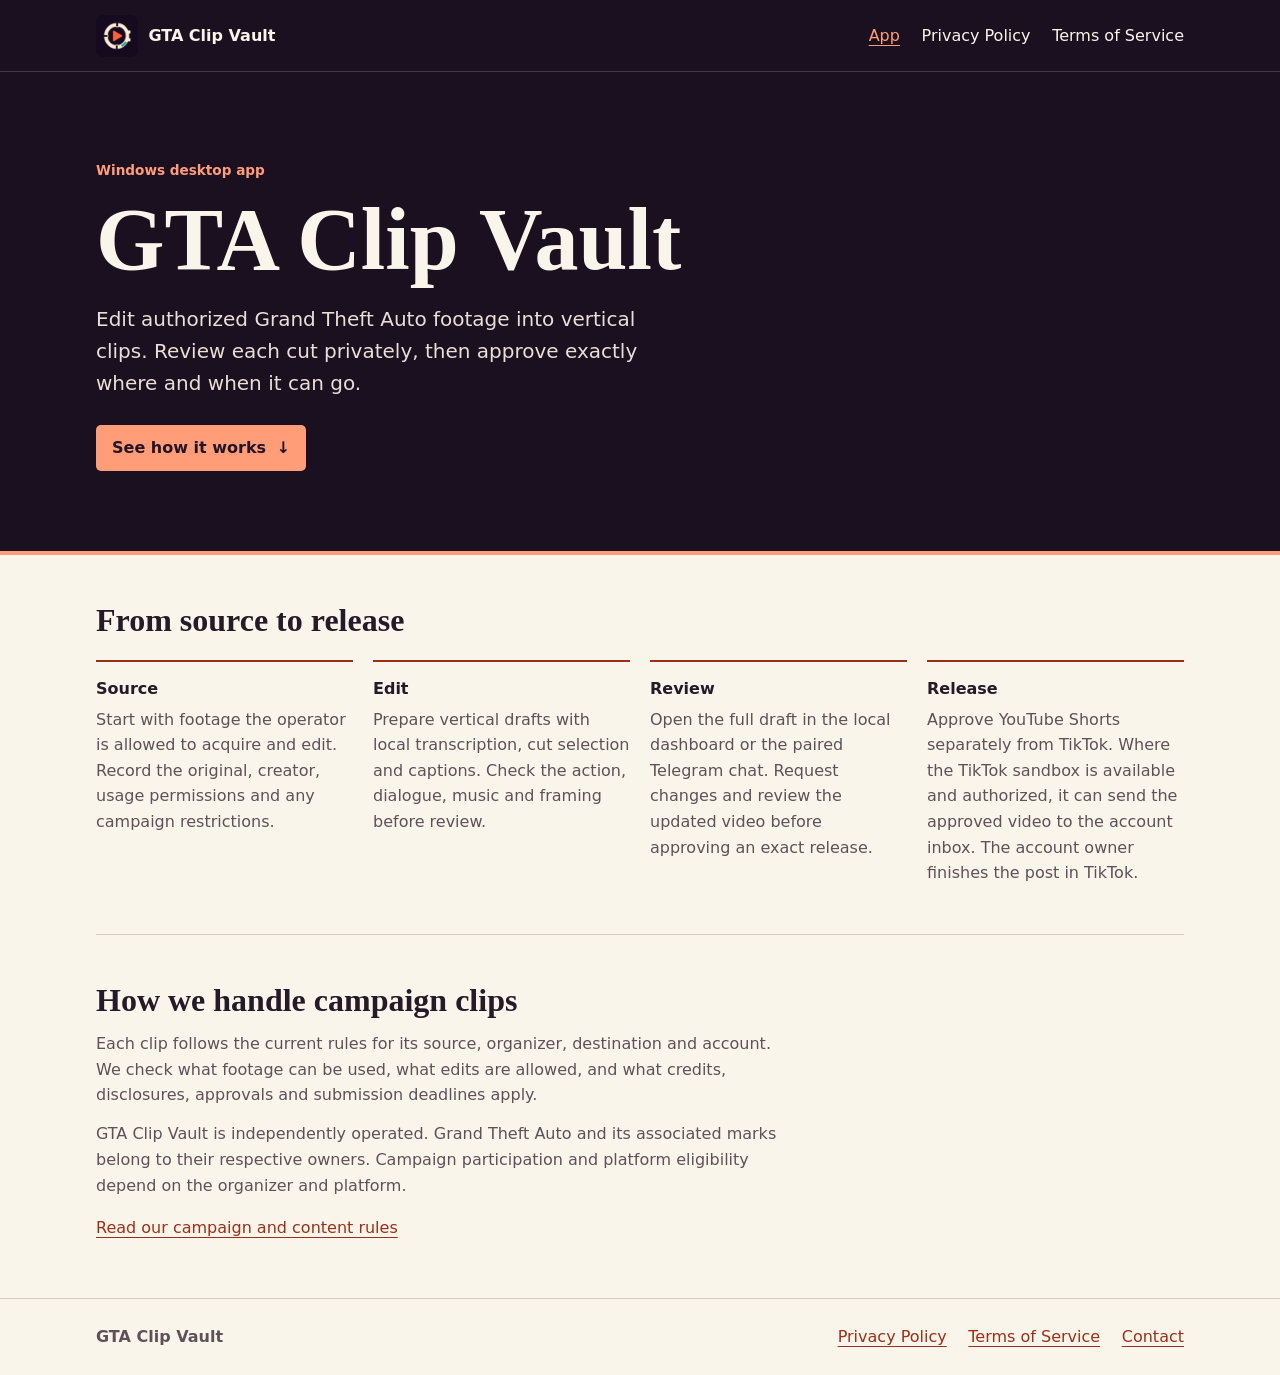
<file: index.html>
<!doctype html>
<html lang="en">
<head>
  <meta charset="utf-8">
  <meta name="viewport" content="width=device-width, initial-scale=1">
  <meta name="description" content="GTA Clip Vault is a local Windows editing and release workflow for authorized Grand Theft Auto footage.">
  <title>GTA Clip Vault</title>
  <link rel="icon" href="logo.png" type="image/png">
  <link rel="stylesheet" href="site.css">
</head>
<body>
  <a class="skip" href="#main">Skip to content</a>
  <header class="header">
    <div class="container navigation">
      <a class="brand" href="./"><img src="logo.png" width="42" height="42" alt="">GTA Clip Vault</a>
      <nav aria-label="Main navigation">
        <a href="./" aria-current="page">App</a>
        <a href="privacy.html">Privacy Policy</a>
        <a href="terms.html">Terms of Service</a>
      </nav>
    </div>
  </header>
  <main id="main" tabindex="-1">
    <section class="hero" aria-labelledby="title">
      <div class="container">
        <p class="eyebrow">Windows desktop app</p>
        <h1 id="title">GTA Clip Vault</h1>
        <p class="lede">Edit authorized Grand Theft Auto footage into vertical clips. Review each cut privately, then approve exactly where and when it can go.</p>
        <a class="button" href="#workflow">See how it works <span aria-hidden="true">↓</span></a>
      </div>
    </section>
    <div class="container">
      <section class="section" id="workflow" aria-labelledby="workflow-title">
        <h2 id="workflow-title">From source to release</h2>
        <dl class="steps">
          <div><dt>Source</dt><dd>Start with footage the operator is allowed to acquire and edit. Record the original, creator, usage permissions and any campaign restrictions.</dd></div>
          <div><dt>Edit</dt><dd>Prepare vertical drafts with local transcription, cut selection and captions. Check the action, dialogue, music and framing before review.</dd></div>
          <div><dt>Review</dt><dd>Open the full draft in the local dashboard or the paired Telegram chat. Request changes and review the updated video before approving an exact release.</dd></div>
          <div><dt>Release</dt><dd>Approve YouTube Shorts separately from TikTok. Where the TikTok sandbox is available and authorized, it can send the approved video to the account inbox. The account owner finishes the post in TikTok.</dd></div>
        </dl>
      </section>
      <section class="section callout" aria-labelledby="rights-title">
        <h2 id="rights-title">How we handle campaign clips</h2>
        <p>Each clip follows the current rules for its source, organizer, destination and account. We check what footage can be used, what edits are allowed, and what credits, disclosures, approvals and submission deadlines apply.</p>
        <p>GTA Clip Vault is independently operated. Grand Theft Auto and its associated marks belong to their respective owners. Campaign participation and platform eligibility depend on the organizer and platform.</p>
        <a href="terms.html#campaigns">Read our campaign and content rules</a>
      </section>
    </div>
  </main>
  <footer class="footer">
    <div class="container navigation">
      <p>GTA Clip Vault</p>
      <nav aria-label="Footer navigation">
        <a href="privacy.html">Privacy Policy</a>
        <a href="terms.html">Terms of Service</a>
        <a href="privacy.html#contact">Contact</a>
      </nav>
    </div>
  </footer>
</body>
</html>
</file>
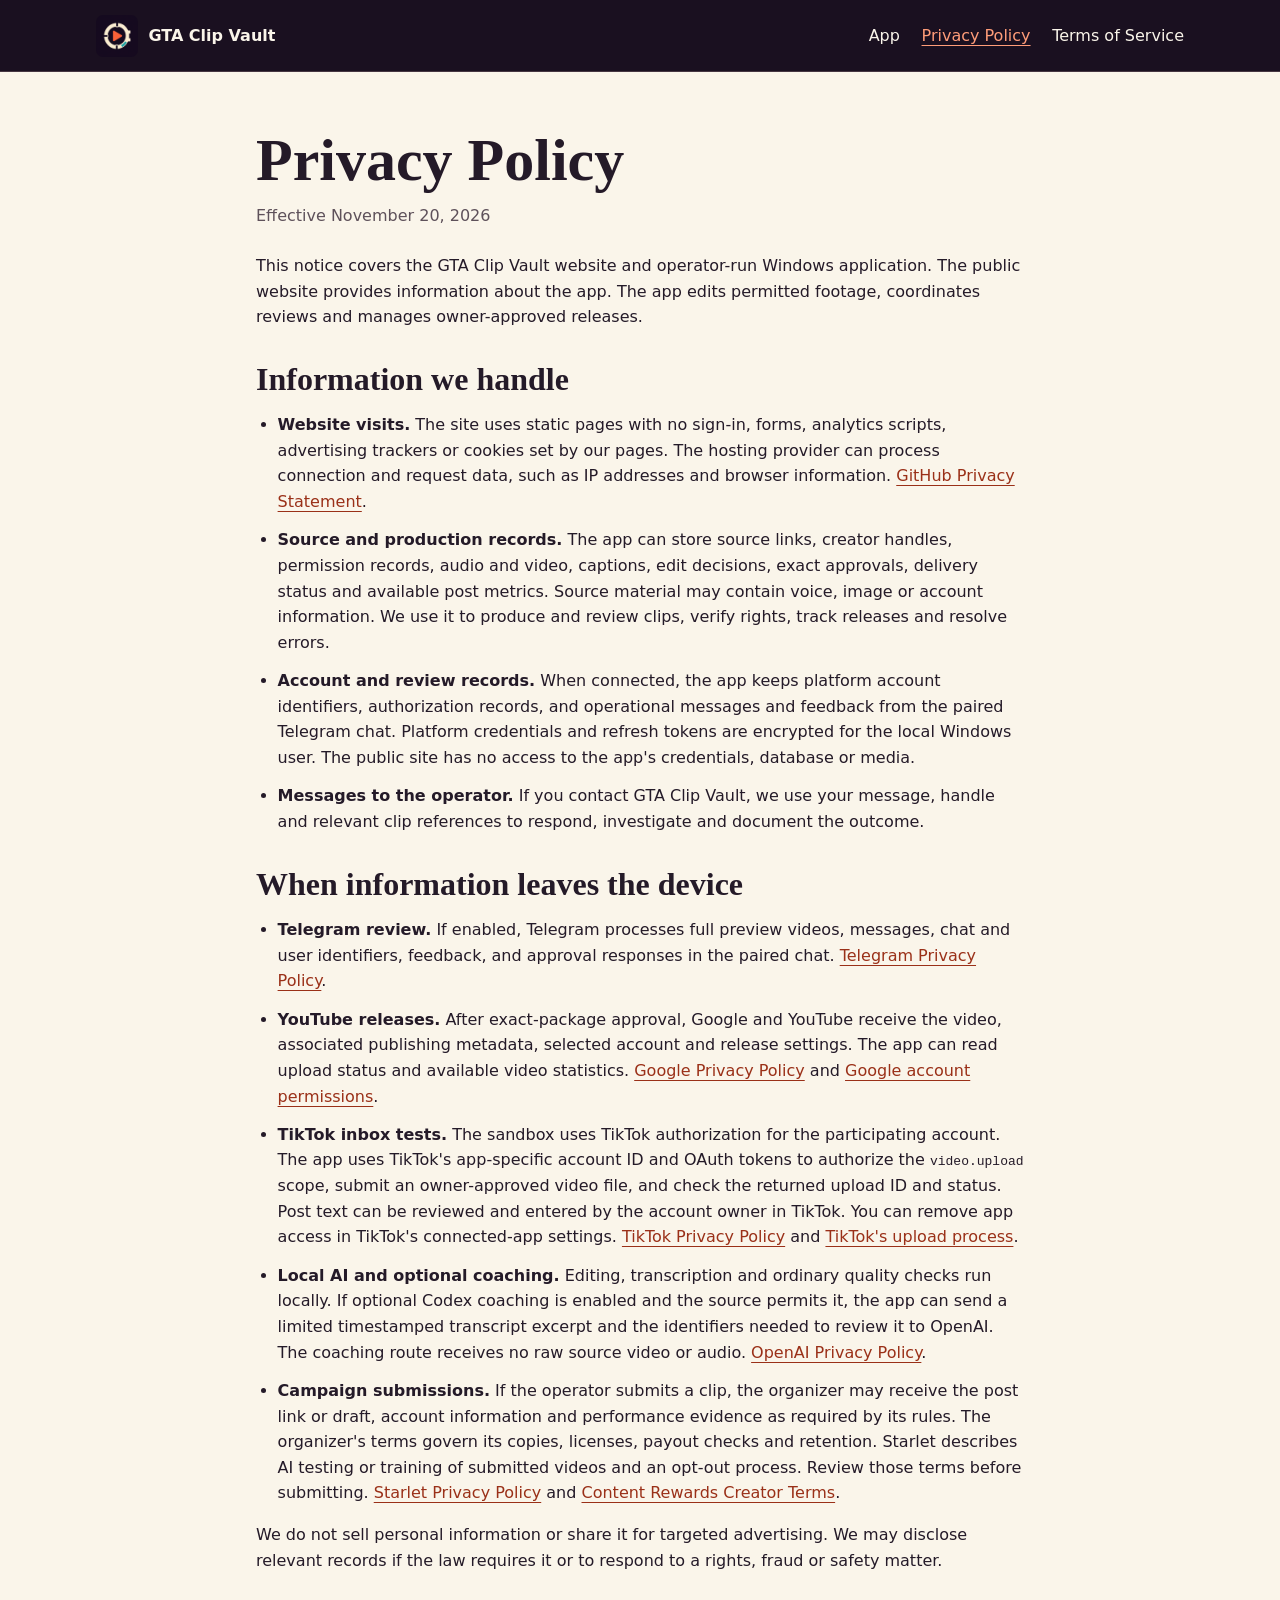
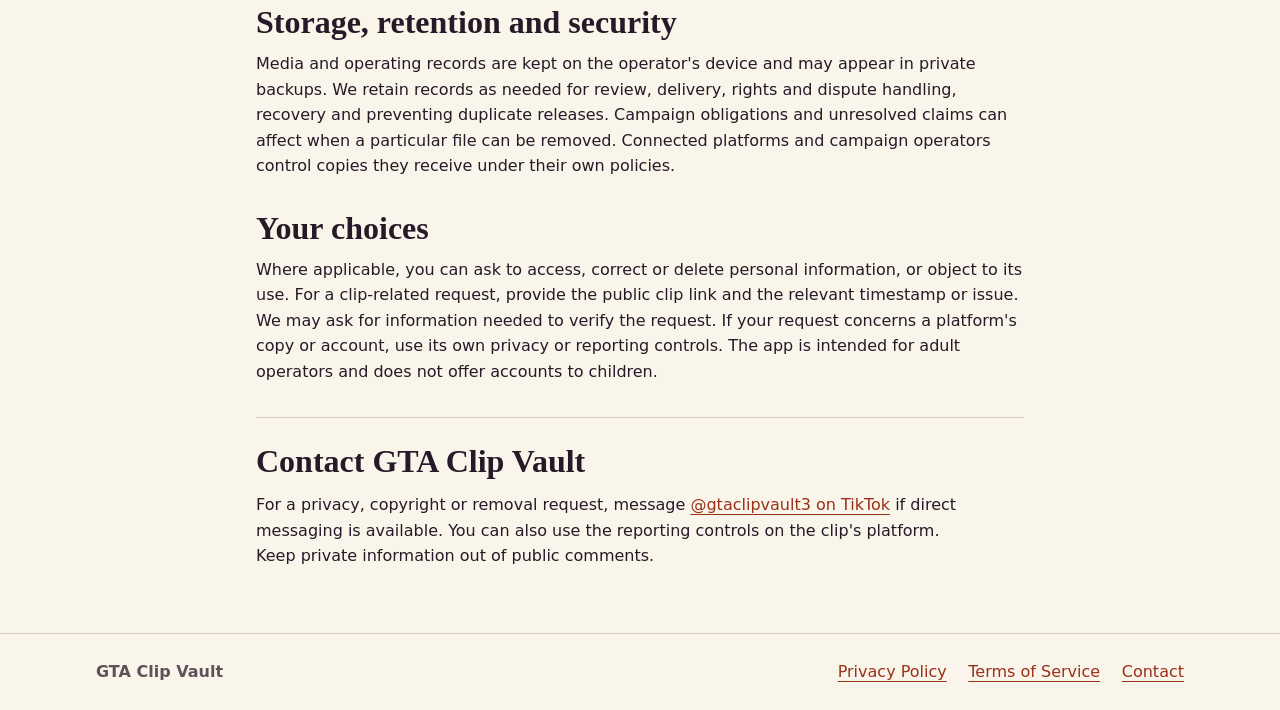
<file: privacy.html>
<!doctype html>
<html lang="en">
<head>
  <meta charset="utf-8">
  <meta name="viewport" content="width=device-width, initial-scale=1">
  <meta name="description" content="How GTA Clip Vault processes and shares information when editing, reviewing and releasing clips.">
  <title>Privacy Policy | GTA Clip Vault</title>
  <link rel="icon" href="logo.png" type="image/png">
  <link rel="stylesheet" href="site.css">
</head>
<body>
  <a class="skip" href="#main">Skip to content</a>
  <header class="header">
    <div class="container navigation">
      <a class="brand" href="./"><img src="logo.png" width="42" height="42" alt="">GTA Clip Vault</a>
      <nav aria-label="Main navigation">
        <a href="./">App</a>
        <a href="privacy.html" aria-current="page">Privacy Policy</a>
        <a href="terms.html">Terms of Service</a>
      </nav>
    </div>
  </header>
  <main id="main" class="container policy" tabindex="-1">
    <h1>Privacy Policy</h1>
    <p class="date">Effective November 20, 2026</p>
    <p>This notice covers the GTA Clip Vault website and operator-run Windows application. The public website provides information about the app. The app edits permitted footage, coordinates reviews and manages owner-approved releases.</p>
    <section aria-labelledby="information">
      <h2 id="information">Information we handle</h2>
      <ul>
        <li><strong>Website visits.</strong> The site uses static pages with no sign-in, forms, analytics scripts, advertising trackers or cookies set by our pages. The hosting provider can process connection and request data, such as IP addresses and browser information. <a href="https://docs.github.com/en/site-policy/privacy-policies/github-general-privacy-statement">GitHub Privacy Statement</a>.</li>
        <li><strong>Source and production records.</strong> The app can store source links, creator handles, permission records, audio and video, captions, edit decisions, exact approvals, delivery status and available post metrics. Source material may contain voice, image or account information. We use it to produce and review clips, verify rights, track releases and resolve errors.</li>
        <li><strong>Account and review records.</strong> When connected, the app keeps platform account identifiers, authorization records, and operational messages and feedback from the paired Telegram chat. Platform credentials and refresh tokens are encrypted for the local Windows user. The public site has no access to the app's credentials, database or media.</li>
        <li><strong>Messages to the operator.</strong> If you contact GTA Clip Vault, we use your message, handle and relevant clip references to respond, investigate and document the outcome.</li>
      </ul>
    </section>
    <section aria-labelledby="sharing">
      <h2 id="sharing">When information leaves the device</h2>
      <ul>
        <li><strong>Telegram review.</strong> If enabled, Telegram processes full preview videos, messages, chat and user identifiers, feedback, and approval responses in the paired chat. <a href="https://telegram.org/privacy">Telegram Privacy Policy</a>.</li>
        <li><strong>YouTube releases.</strong> After exact-package approval, Google and YouTube receive the video, associated publishing metadata, selected account and release settings. The app can read upload status and available video statistics. <a href="https://policies.google.com/privacy">Google Privacy Policy</a> and <a href="https://myaccount.google.com/permissions">Google account permissions</a>.</li>
        <li><strong>TikTok inbox tests.</strong> The sandbox uses TikTok authorization for the participating account. The app uses TikTok's app-specific account ID and OAuth tokens to authorize the <code>video.upload</code> scope, submit an owner-approved video file, and check the returned upload ID and status. Post text can be reviewed and entered by the account owner in TikTok. You can remove app access in TikTok's connected-app settings. <a href="https://www.tiktok.com/legal/page/us/privacy-policy/en">TikTok Privacy Policy</a> and <a href="https://developers.tiktok.com/docs/en/content-posting-api-get-started-upload-content">TikTok's upload process</a>.</li>
        <li><strong>Local AI and optional coaching.</strong> Editing, transcription and ordinary quality checks run locally. If optional Codex coaching is enabled and the source permits it, the app can send a limited timestamped transcript excerpt and the identifiers needed to review it to OpenAI. The coaching route receives no raw source video or audio. <a href="https://openai.com/policies/privacy-policy/">OpenAI Privacy Policy</a>.</li>
        <li><strong>Campaign submissions.</strong> If the operator submits a clip, the organizer may receive the post link or draft, account information and performance evidence as required by its rules. The organizer's terms govern its copies, licenses, payout checks and retention. Starlet describes AI testing or training of submitted videos and an opt-out process. Review those terms before submitting. <a href="https://starlet.gg/privacy">Starlet Privacy Policy</a> and <a href="https://contentrewards.com/terms">Content Rewards Creator Terms</a>.</li>
      </ul>
      <p>We do not sell personal information or share it for targeted advertising. We may disclose relevant records if the law requires it or to respond to a rights, fraud or safety matter.</p>
    </section>
    <section aria-labelledby="retention">
      <h2 id="retention">Storage, retention and security</h2>
      <p>Media and operating records are kept on the operator's device and may appear in private backups. We retain records as needed for review, delivery, rights and dispute handling, recovery and preventing duplicate releases. Campaign obligations and unresolved claims can affect when a particular file can be removed. Connected platforms and campaign operators control copies they receive under their own policies.</p>
    </section>
    <section aria-labelledby="choices">
      <h2 id="choices">Your choices</h2>
      <p>Where applicable, you can ask to access, correct or delete personal information, or object to its use. For a clip-related request, provide the public clip link and the relevant timestamp or issue. We may ask for information needed to verify the request. If your request concerns a platform's copy or account, use its own privacy or reporting controls. The app is intended for adult operators and does not offer accounts to children.</p>
    </section>
    <section aria-labelledby="contact" class="callout">
      <h2 id="contact">Contact GTA Clip Vault</h2>
      <p>For a privacy, copyright or removal request, message <a href="https://www.tiktok.com/@gtaclipvault3">@gtaclipvault3 on TikTok</a> if direct messaging is available. You can also use the reporting controls on the clip's platform. Keep private information out of public comments.</p>
    </section>
  </main>
  <footer class="footer">
    <div class="container navigation">
      <p>GTA Clip Vault</p>
      <nav aria-label="Footer navigation"><a href="privacy.html">Privacy Policy</a><a href="terms.html">Terms of Service</a><a href="#contact">Contact</a></nav>
    </div>
  </footer>
</body>
</html>
</file>
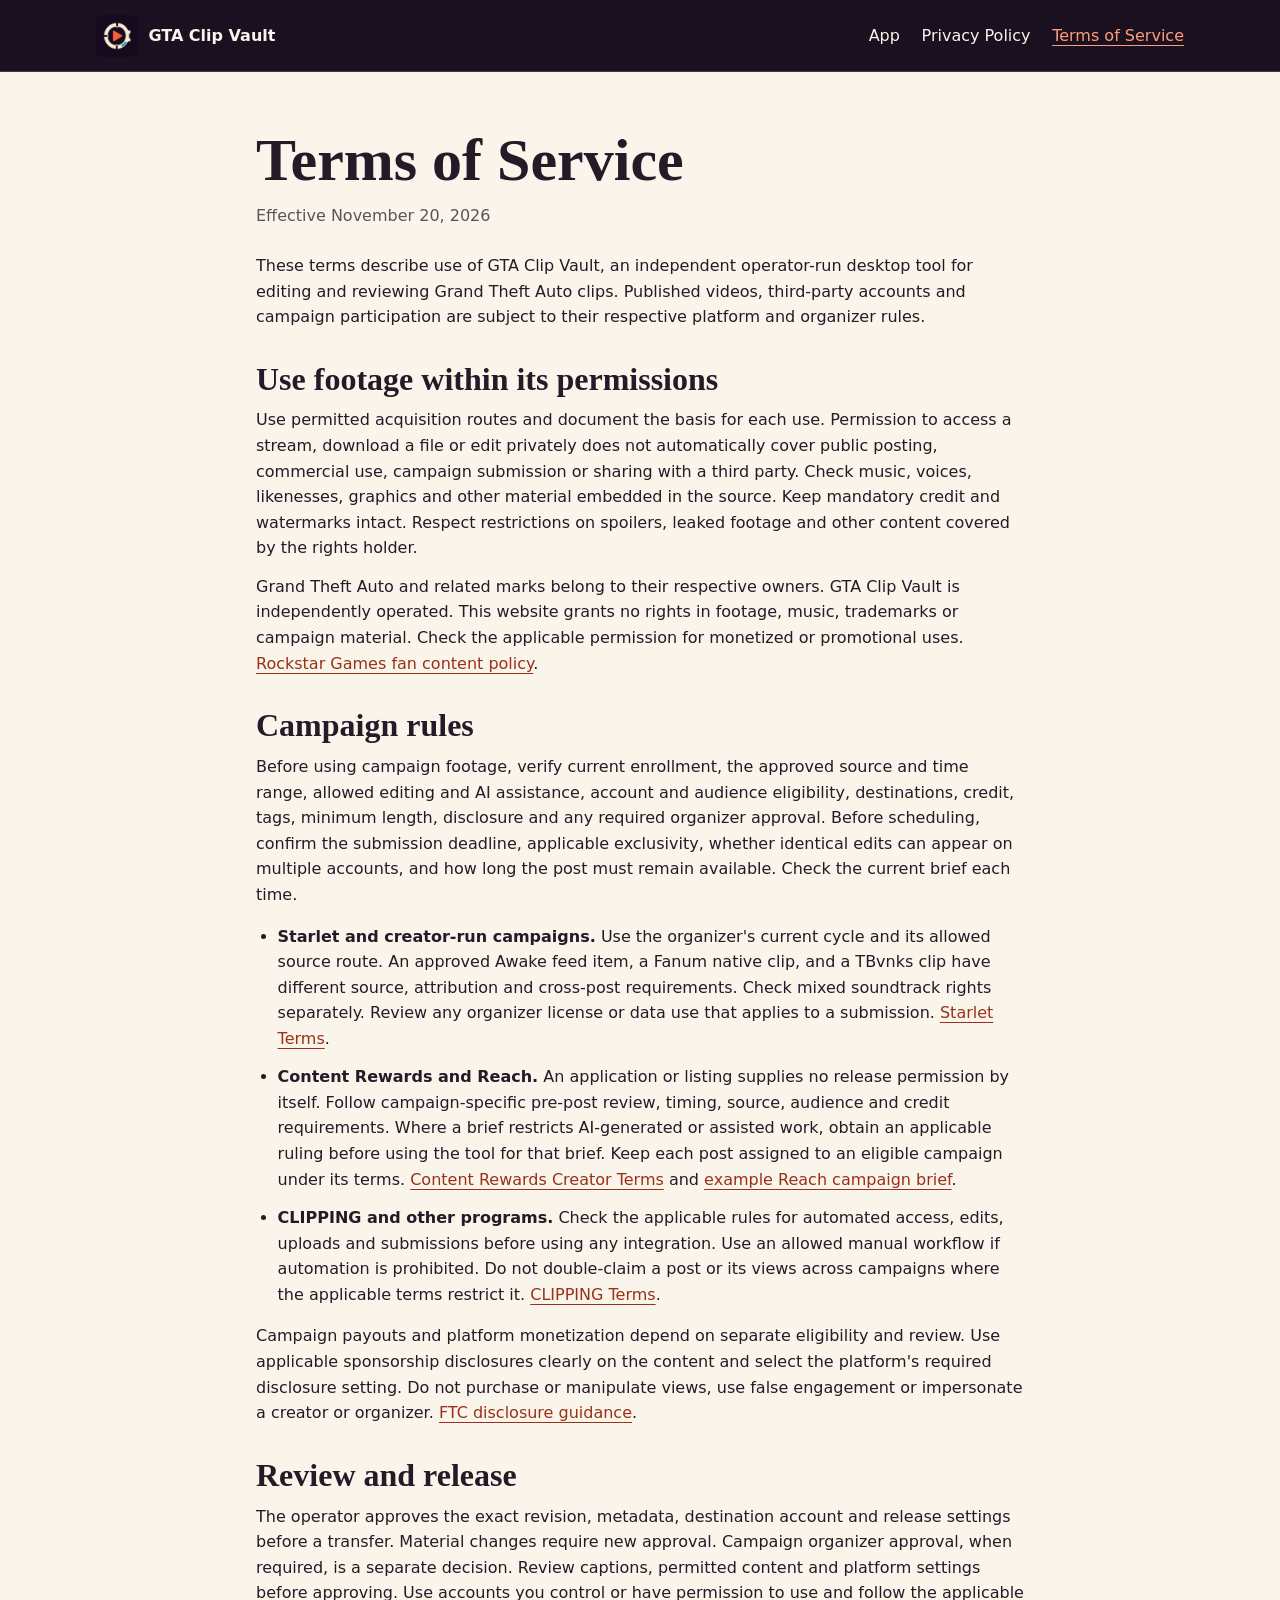
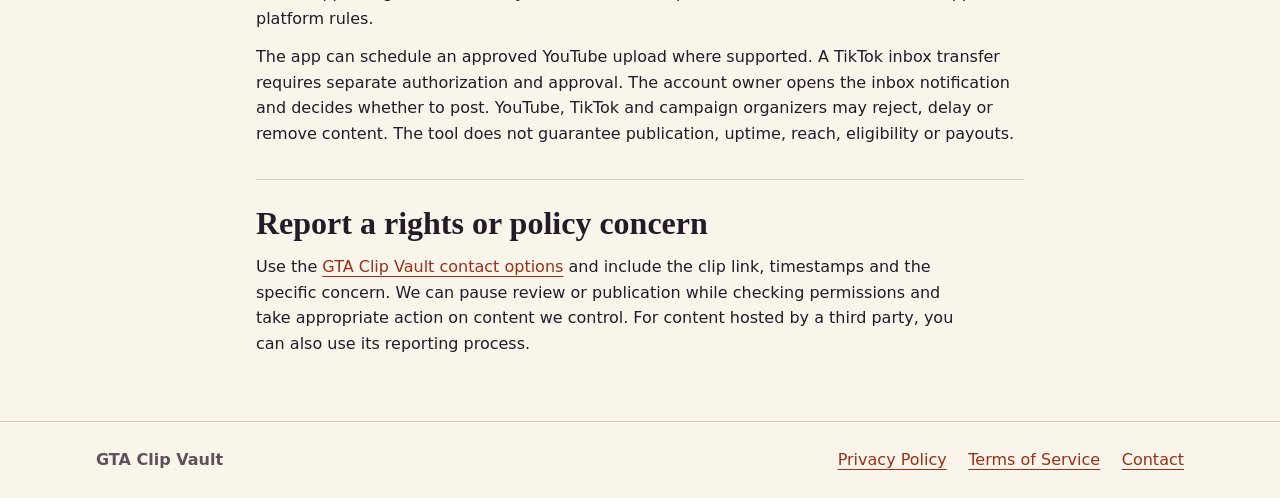
<file: terms.html>
<!doctype html>
<html lang="en">
<head>
  <meta charset="utf-8">
  <meta name="viewport" content="width=device-width, initial-scale=1">
  <meta name="description" content="GTA Clip Vault terms for authorized footage, campaign participation, and owner-approved release.">
  <title>Terms of Service | GTA Clip Vault</title>
  <link rel="icon" href="logo.png" type="image/png">
  <link rel="stylesheet" href="site.css">
</head>
<body>
  <a class="skip" href="#main">Skip to content</a>
  <header class="header">
    <div class="container navigation">
      <a class="brand" href="./"><img src="logo.png" width="42" height="42" alt="">GTA Clip Vault</a>
      <nav aria-label="Main navigation">
        <a href="./">App</a>
        <a href="privacy.html">Privacy Policy</a>
        <a href="terms.html" aria-current="page">Terms of Service</a>
      </nav>
    </div>
  </header>
  <main id="main" class="container policy" tabindex="-1">
    <h1>Terms of Service</h1>
    <p class="date">Effective November 20, 2026</p>
    <p>These terms describe use of GTA Clip Vault, an independent operator-run desktop tool for editing and reviewing Grand Theft Auto clips. Published videos, third-party accounts and campaign participation are subject to their respective platform and organizer rules.</p>
    <section aria-labelledby="footage">
      <h2 id="footage">Use footage within its permissions</h2>
      <p>Use permitted acquisition routes and document the basis for each use. Permission to access a stream, download a file or edit privately does not automatically cover public posting, commercial use, campaign submission or sharing with a third party. Check music, voices, likenesses, graphics and other material embedded in the source. Keep mandatory credit and watermarks intact. Respect restrictions on spoilers, leaked footage and other content covered by the rights holder.</p>
      <p>Grand Theft Auto and related marks belong to their respective owners. GTA Clip Vault is independently operated. This website grants no rights in footage, music, trademarks or campaign material. Check the applicable permission for monetized or promotional uses. <a href="https://support.rockstargames.com/articles/7bNaeoMFTV0iUDGhStTXvz/policy-on-posting-copyrighted-rockstar-games-material">Rockstar Games fan content policy</a>.</p>
    </section>
    <section aria-labelledby="campaigns">
      <h2 id="campaigns">Campaign rules</h2>
      <p>Before using campaign footage, verify current enrollment, the approved source and time range, allowed editing and AI assistance, account and audience eligibility, destinations, credit, tags, minimum length, disclosure and any required organizer approval. Before scheduling, confirm the submission deadline, applicable exclusivity, whether identical edits can appear on multiple accounts, and how long the post must remain available. Check the current brief each time.</p>
      <ul>
        <li><strong>Starlet and creator-run campaigns.</strong> Use the organizer's current cycle and its allowed source route. An approved Awake feed item, a Fanum native clip, and a TBvnks clip have different source, attribution and cross-post requirements. Check mixed soundtrack rights separately. Review any organizer license or data use that applies to a submission. <a href="https://starlet.gg/terms">Starlet Terms</a>.</li>
        <li><strong>Content Rewards and Reach.</strong> An application or listing supplies no release permission by itself. Follow campaign-specific pre-post review, timing, source, audience and credit requirements. Where a brief restricts AI-generated or assisted work, obtain an applicable ruling before using the tool for that brief. Keep each post assigned to an eligible campaign under its terms. <a href="https://contentrewards.com/terms">Content Rewards Creator Terms</a> and <a href="https://reachclipping.com/yourRAGE">example Reach campaign brief</a>.</li>
        <li><strong>CLIPPING and other programs.</strong> Check the applicable rules for automated access, edits, uploads and submissions before using any integration. Use an allowed manual workflow if automation is prohibited. Do not double-claim a post or its views across campaigns where the applicable terms restrict it. <a href="https://clipping.net/policies/terms-of-service">CLIPPING Terms</a>.</li>
      </ul>
      <p>Campaign payouts and platform monetization depend on separate eligibility and review. Use applicable sponsorship disclosures clearly on the content and select the platform's required disclosure setting. Do not purchase or manipulate views, use false engagement or impersonate a creator or organizer. <a href="https://www.ftc.gov/business-guidance/resources/disclosures-101-social-media-influencers">FTC disclosure guidance</a>.</p>
    </section>
    <section aria-labelledby="approvals">
      <h2 id="approvals">Review and release</h2>
      <p>The operator approves the exact revision, metadata, destination account and release settings before a transfer. Material changes require new approval. Campaign organizer approval, when required, is a separate decision. Review captions, permitted content and platform settings before approving. Use accounts you control or have permission to use and follow the applicable platform rules.</p>
      <p>The app can schedule an approved YouTube upload where supported. A TikTok inbox transfer requires separate authorization and approval. The account owner opens the inbox notification and decides whether to post. YouTube, TikTok and campaign organizers may reject, delay or remove content. The tool does not guarantee publication, uptime, reach, eligibility or payouts.</p>
    </section>
    <section aria-labelledby="issues" class="callout">
      <h2 id="issues">Report a rights or policy concern</h2>
      <p>Use the <a href="privacy.html#contact">GTA Clip Vault contact options</a> and include the clip link, timestamps and the specific concern. We can pause review or publication while checking permissions and take appropriate action on content we control. For content hosted by a third party, you can also use its reporting process.</p>
    </section>
  </main>
  <footer class="footer">
    <div class="container navigation">
      <p>GTA Clip Vault</p>
      <nav aria-label="Footer navigation"><a href="privacy.html">Privacy Policy</a><a href="terms.html">Terms of Service</a><a href="privacy.html#contact">Contact</a></nav>
    </div>
  </footer>
</body>
</html>
</file>
<file: site.css>
:root {
  color-scheme: light;
  --paper: #faf5ea;
  --ink: #241a28;
  --muted: #5e515a;
  --line: #d7c9bf;
  --accent: #9a3018;
  --night: #1a1020;
  --flare: #ff9d79;
  font-family: system-ui, sans-serif;
}

* { box-sizing: border-box; }
html { background: var(--paper); color: var(--ink); }
body { margin: 0; line-height: 1.6; }
a { color: var(--accent); text-underline-offset: .24em; text-decoration-thickness: .08em; }
a:hover { text-decoration-thickness: .16em; }
a:focus-visible, main:focus-visible { outline: 3px solid currentColor; outline-offset: 4px; }
img { display: block; max-width: 100%; }
h1, h2, p, dd { margin: 0; }
h1, h2 { line-height: 1.08; letter-spacing: 0; }
h2 { font-family: Georgia, serif; font-size: 2rem; }
.container { width: min(100% - 3rem, 68rem); margin-inline: auto; }
.navigation { display: flex; justify-content: space-between; align-items: center; flex-wrap: wrap; gap: .5rem 1.5rem; }
.header { background: var(--night); color: var(--paper); border-bottom: 1px solid #463642; }
.header .navigation { padding-block: .85rem; }
.navigation nav { display: flex; flex-wrap: wrap; gap: 0 1.35rem; }
.navigation a { display: inline-flex; align-items: center; min-height: 44px; }
.header a { color: inherit; }
.header nav a { text-decoration: none; }
.header nav a[aria-current], .header nav a:hover { text-decoration: underline; color: var(--flare); }
.brand { gap: .65rem; font-weight: 700; text-decoration: none; }
.brand img { border-radius: 7px; }
.skip { position: absolute; top: -5rem; left: 1rem; z-index: 2; padding: .6rem 1rem; background: var(--paper); }
.skip:focus { top: .5rem; }
.hero { background: var(--night); color: var(--paper); border-bottom: 4px solid var(--flare); padding-block: 5.5rem 5rem; }
.eyebrow { color: var(--flare); font-size: .85rem; font-weight: 700; }
.hero h1, .policy h1 { font-family: Georgia, serif; font-weight: 600; }
.hero h1 { font-size: 5.5rem; margin-block: .65rem 1rem; }
.lede { max-width: 44ch; font-size: 1.25rem; color: #eaded5; }
.button { display: inline-flex; align-items: center; gap: .65rem; min-height: 46px; margin-top: 1.6rem; padding: .55rem 1rem; background: var(--flare); color: #251425; font-weight: 750; border-radius: 5px; text-decoration: none; }
.button:hover { background: #ffbd9b; }
.button:focus-visible { outline-color: var(--paper); }
.section { padding-block: 3rem; }
.steps { display: grid; grid-template-columns: repeat(4, minmax(0, 1fr)); gap: 1.25rem; margin: 1.4rem 0 0; }
.steps div { padding-top: .9rem; border-top: 2px solid var(--accent); }
.steps dt { font-weight: 750; margin-bottom: .3rem; }
.steps dd, .section p { color: var(--muted); }
.callout { border-top: 1px solid var(--line); }
.callout p { max-width: 69ch; margin-top: .85rem; }
.callout p + a { display: inline-flex; min-height: 44px; align-items: center; margin-top: .5rem; }
.policy { max-width: 48rem; padding-block: 3.5rem 4rem; }
.policy h1 { font-size: 3.75rem; }
.date { color: var(--muted); margin-block: .65rem 1.5rem; }
.policy section { margin-top: 2rem; }
.policy section h2 { margin-bottom: .7rem; }
.policy .callout { padding-top: 1.65rem; }
.policy p + p, .policy li + li { margin-top: .8rem; }
.policy ul { padding-left: 1.35rem; }
.policy p, .policy li { overflow-wrap: anywhere; }
.footer { border-top: 1px solid var(--line); padding-block: 1rem; color: var(--muted); }
.footer p { font-weight: 700; }

@media (max-width: 760px) {
  .hero { padding-block: 4rem; }
  .hero h1 { font-size: 4rem; }
  .steps { grid-template-columns: repeat(2, minmax(0, 1fr)); }
}

@media (max-width: 460px) {
  .container { width: calc(100% - 2rem); }
  .navigation nav { gap: 0 1rem; }
  .hero { padding-block: 3.35rem; }
  .hero h1, .policy h1 { font-size: 2.65rem; }
  .lede { font-size: 1.075rem; }
  h2 { font-size: 1.7rem; }
  .steps { grid-template-columns: minmax(0, 1fr); }
  .section, .policy { padding-block: 2.35rem; }
}
</file>
